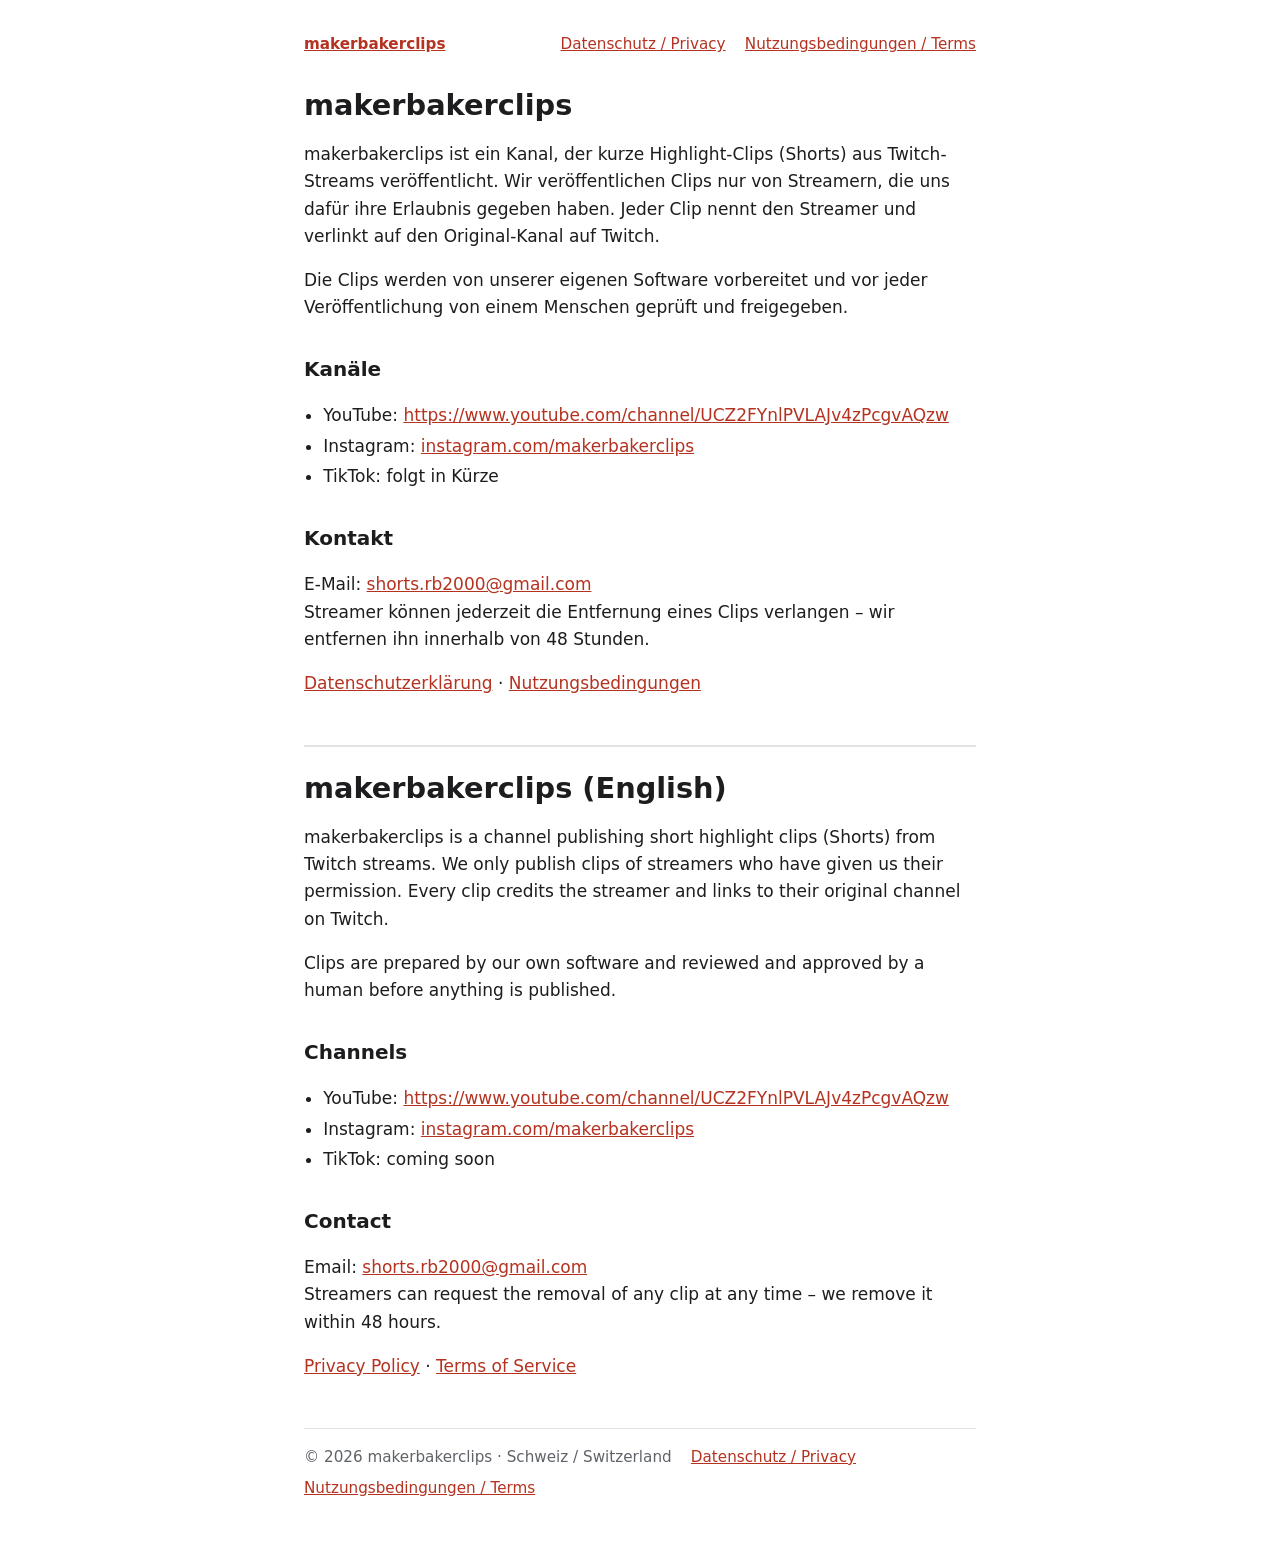
<file: index.html>
<!doctype html>
<html lang="de">
<head>
  <meta charset="utf-8">
  <meta name="viewport" content="width=device-width, initial-scale=1">
  <title>makerbakerclips</title>
  <meta name="description" content="makerbakerclips veröffentlicht kurze Highlight-Clips von Twitch-Streamern – nur mit deren Erlaubnis, mit Credit und Link zum Original-Stream.">
  <link rel="stylesheet" href="style.css">
  <!-- Values in double braces come from site/site.vars (filled in by scripts/publish-site.ps1). -->
</head>
<body>
<main>
  <header>
    <nav>
      <a href="index.html">makerbakerclips</a>
      <a href="privacy.html">Datenschutz / Privacy</a>
      <a href="terms.html">Nutzungsbedingungen / Terms</a>
    </nav>
  </header>

  <section lang="de">
    <h1>makerbakerclips</h1>
    <p>makerbakerclips ist ein Kanal, der kurze Highlight-Clips (Shorts) aus Twitch-Streams veröffentlicht.
      Wir veröffentlichen Clips nur von Streamern, die uns dafür ihre Erlaubnis gegeben haben. Jeder Clip
      nennt den Streamer und verlinkt auf den Original-Kanal auf Twitch.</p>
    <p>Die Clips werden von unserer eigenen Software vorbereitet und vor jeder Veröffentlichung von einem
      Menschen geprüft und freigegeben.</p>

    <h2>Kanäle</h2>
    <ul>
      <li>YouTube: <a href="https://www.youtube.com/channel/UCZ2FYnlPVLAJv4zPcgvAQzw">https://www.youtube.com/channel/UCZ2FYnlPVLAJv4zPcgvAQzw</a></li>
      <li>Instagram: <a href="https://www.instagram.com/makerbakerclips/">instagram.com/makerbakerclips</a></li>
      <li>TikTok: folgt in Kürze</li>
    </ul>

    <h2>Kontakt</h2>
    <p>E-Mail: <a href="mailto:shorts.rb2000@gmail.com">shorts.rb2000@gmail.com</a><br>
      Streamer können jederzeit die Entfernung eines Clips verlangen – wir entfernen ihn innerhalb von 48 Stunden.</p>

    <p><a href="privacy.html">Datenschutzerklärung</a> · <a href="terms.html">Nutzungsbedingungen</a></p>
  </section>

  <section lang="en" class="lang">
    <h1>makerbakerclips (English)</h1>
    <p>makerbakerclips is a channel publishing short highlight clips (Shorts) from Twitch streams. We only
      publish clips of streamers who have given us their permission. Every clip credits the streamer and
      links to their original channel on Twitch.</p>
    <p>Clips are prepared by our own software and reviewed and approved by a human before anything is published.</p>

    <h2>Channels</h2>
    <ul>
      <li>YouTube: <a href="https://www.youtube.com/channel/UCZ2FYnlPVLAJv4zPcgvAQzw">https://www.youtube.com/channel/UCZ2FYnlPVLAJv4zPcgvAQzw</a></li>
      <li>Instagram: <a href="https://www.instagram.com/makerbakerclips/">instagram.com/makerbakerclips</a></li>
      <li>TikTok: coming soon</li>
    </ul>

    <h2>Contact</h2>
    <p>Email: <a href="mailto:shorts.rb2000@gmail.com">shorts.rb2000@gmail.com</a><br>
      Streamers can request the removal of any clip at any time – we remove it within 48 hours.</p>

    <p><a href="privacy.html">Privacy Policy</a> · <a href="terms.html">Terms of Service</a></p>
  </section>

  <footer>
    <span>© 2026 makerbakerclips · Schweiz / Switzerland</span>
    <a href="privacy.html">Datenschutz / Privacy</a>
    <a href="terms.html">Nutzungsbedingungen / Terms</a>
  </footer>
</main>
</body>
</html>
</file>
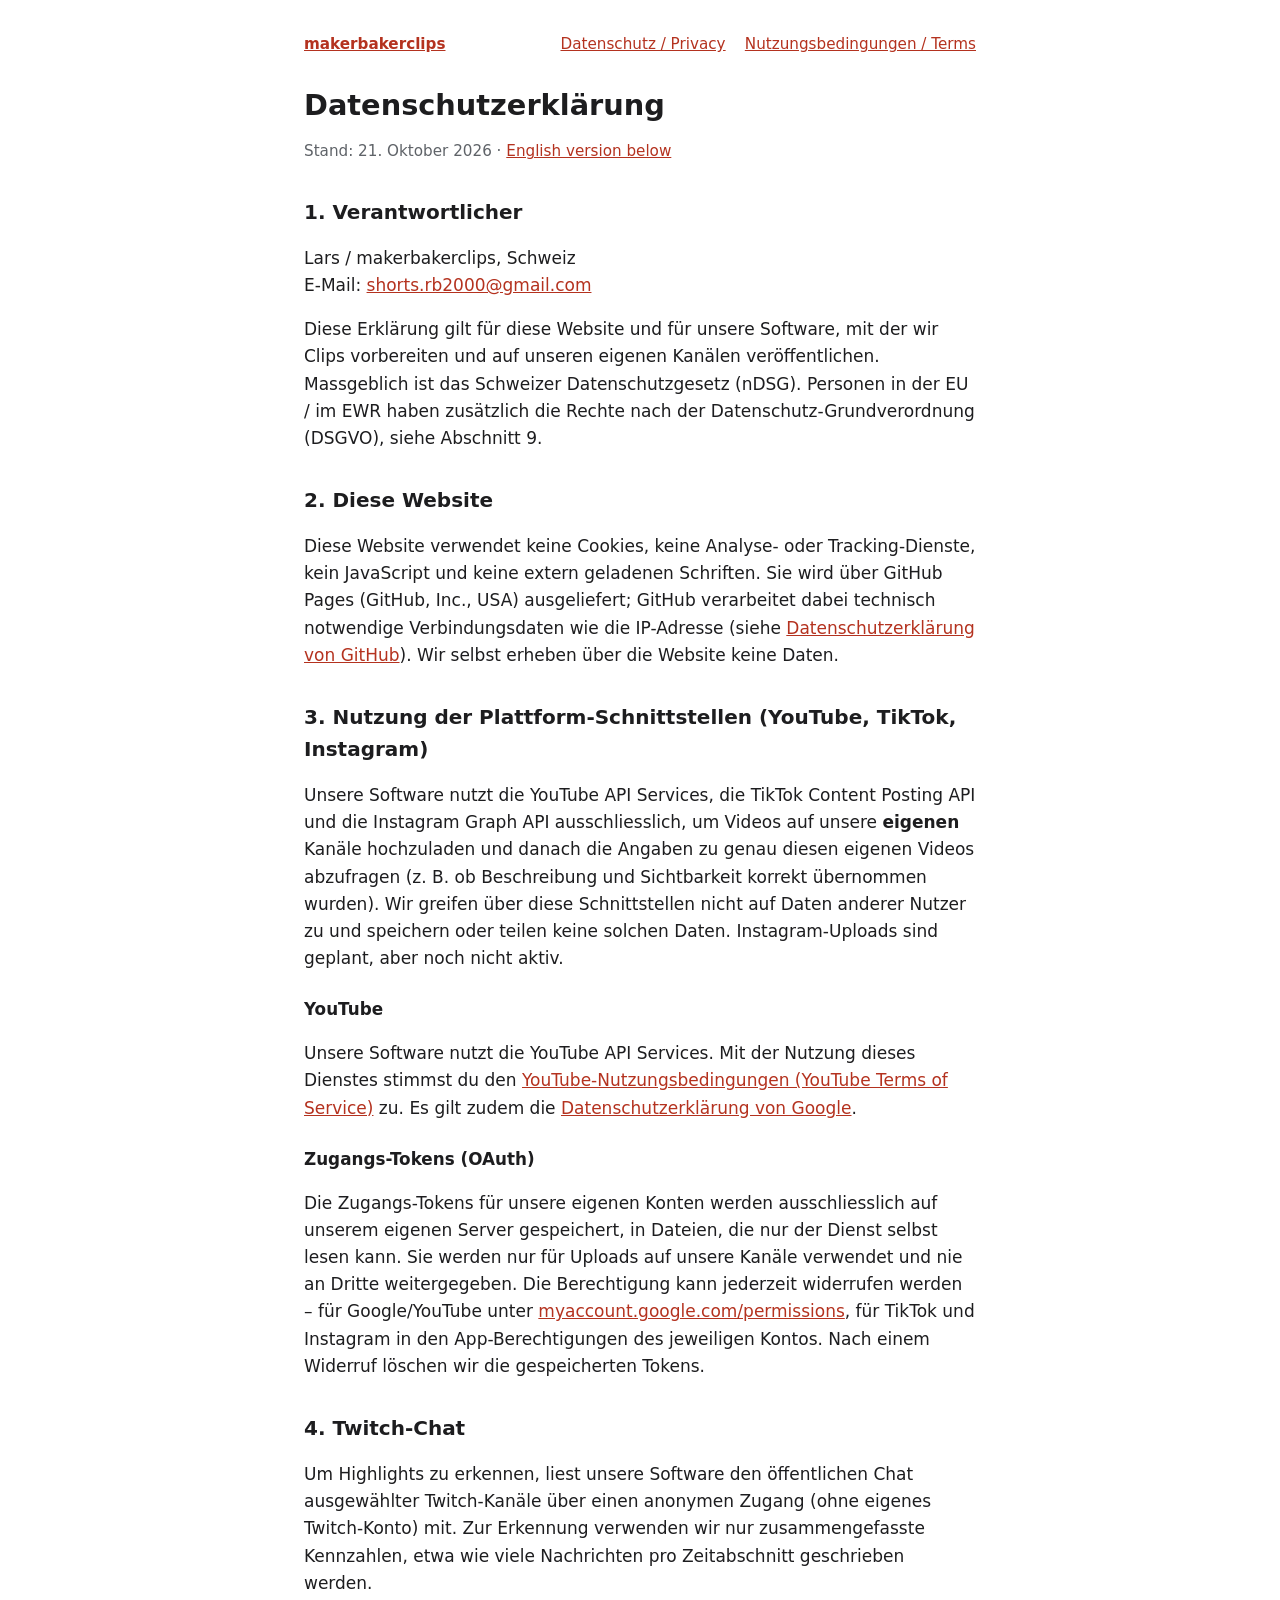
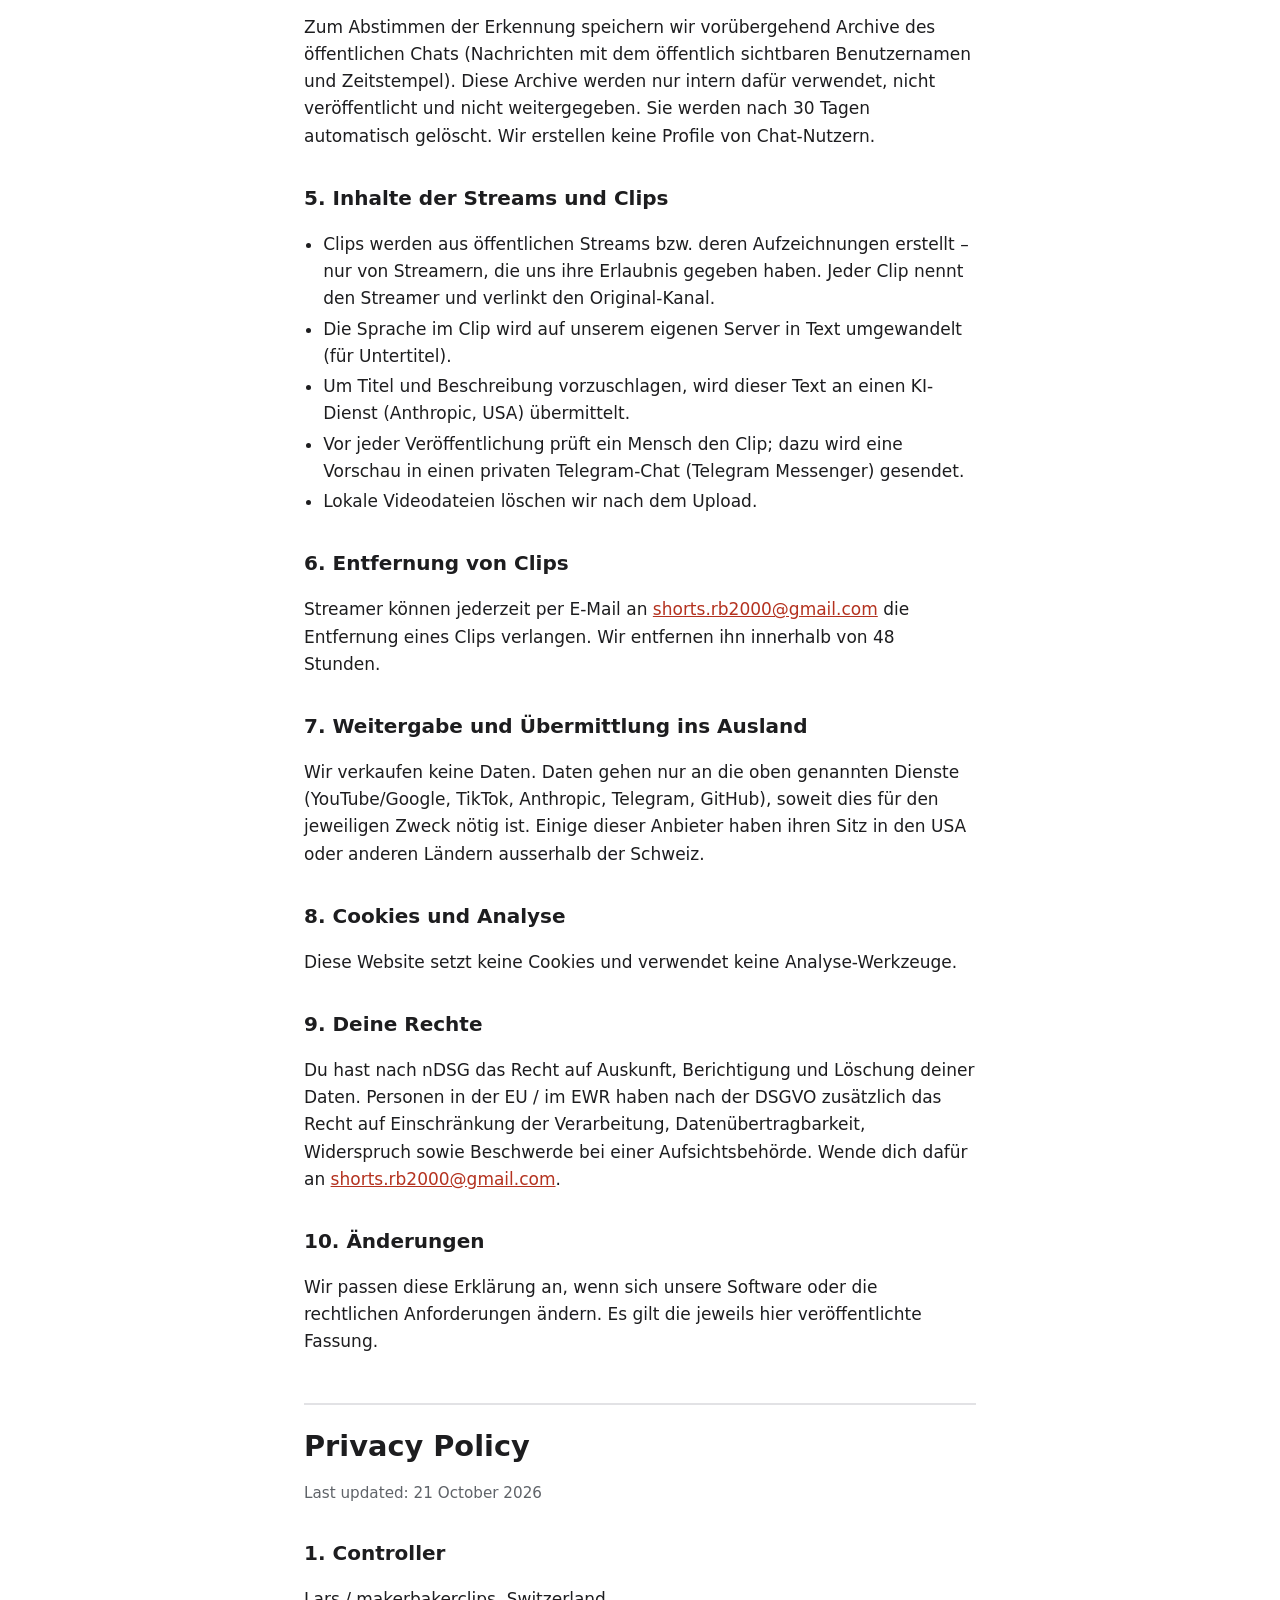
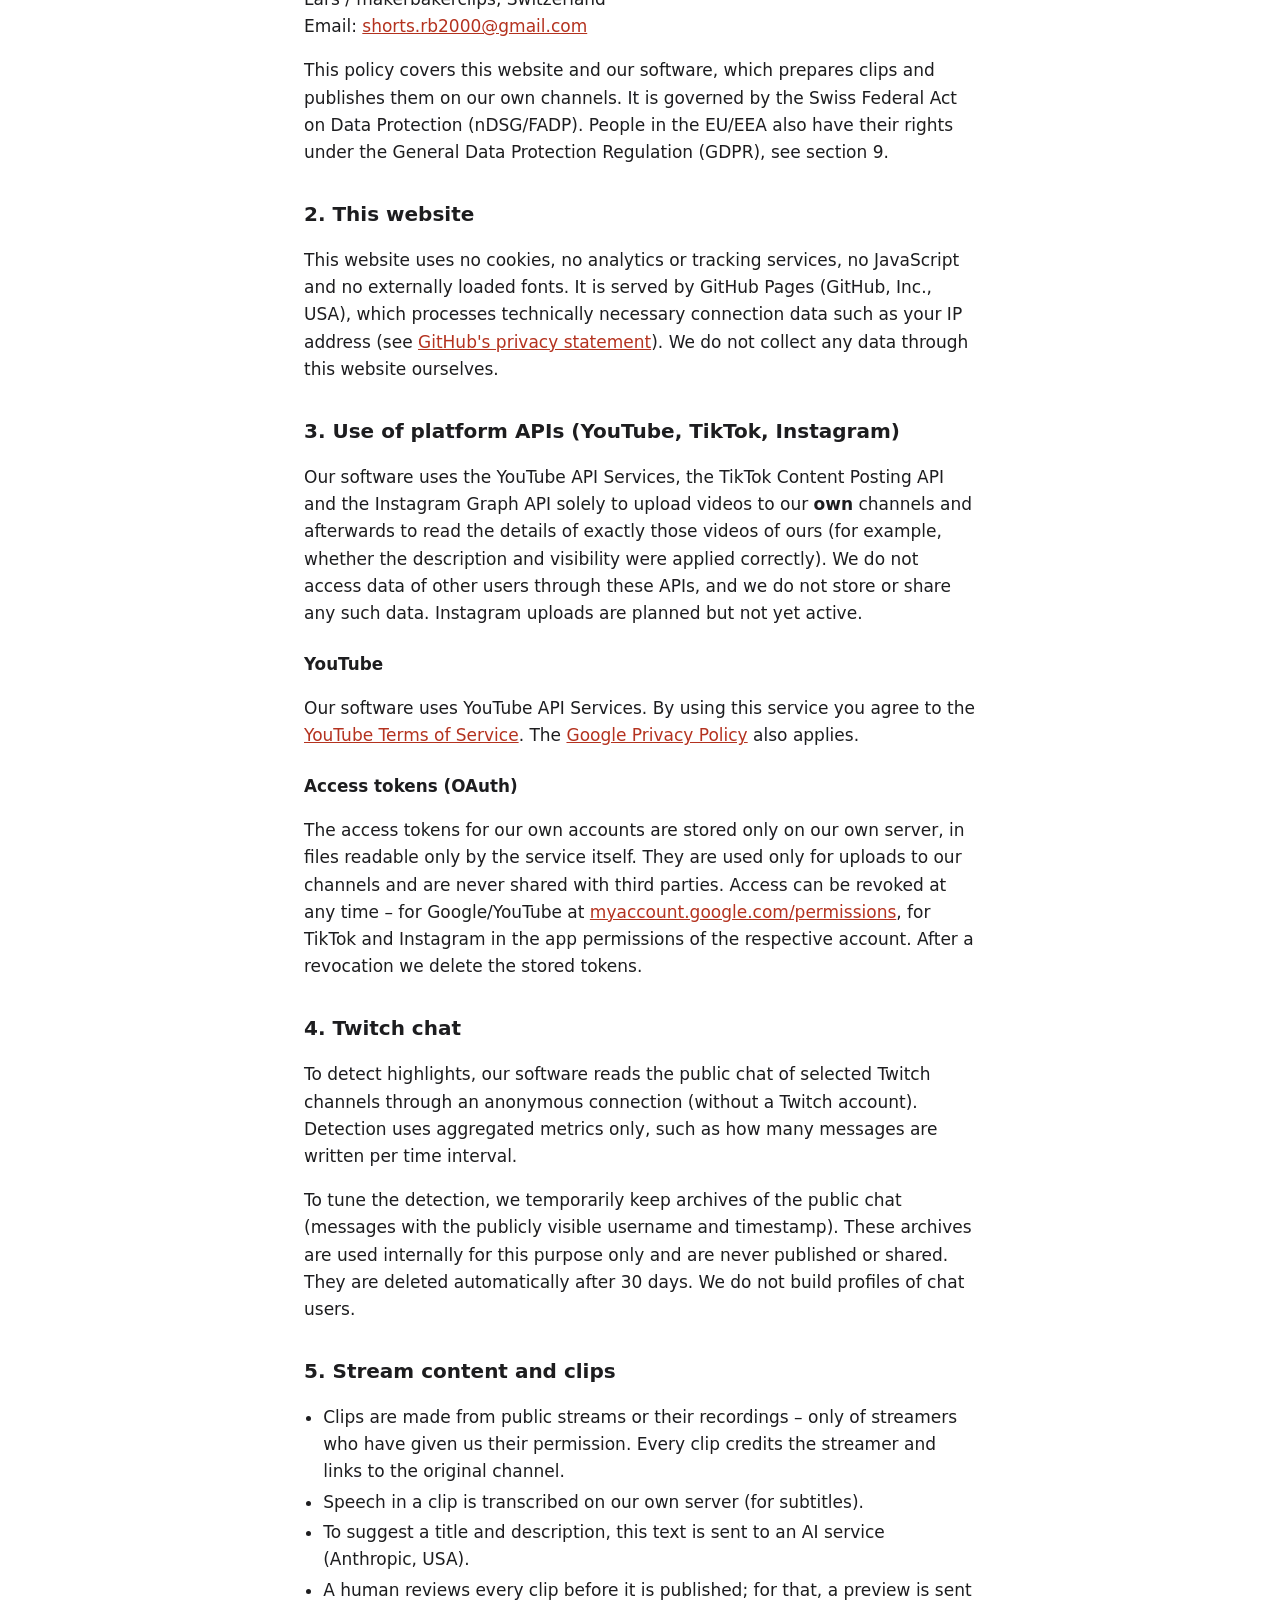
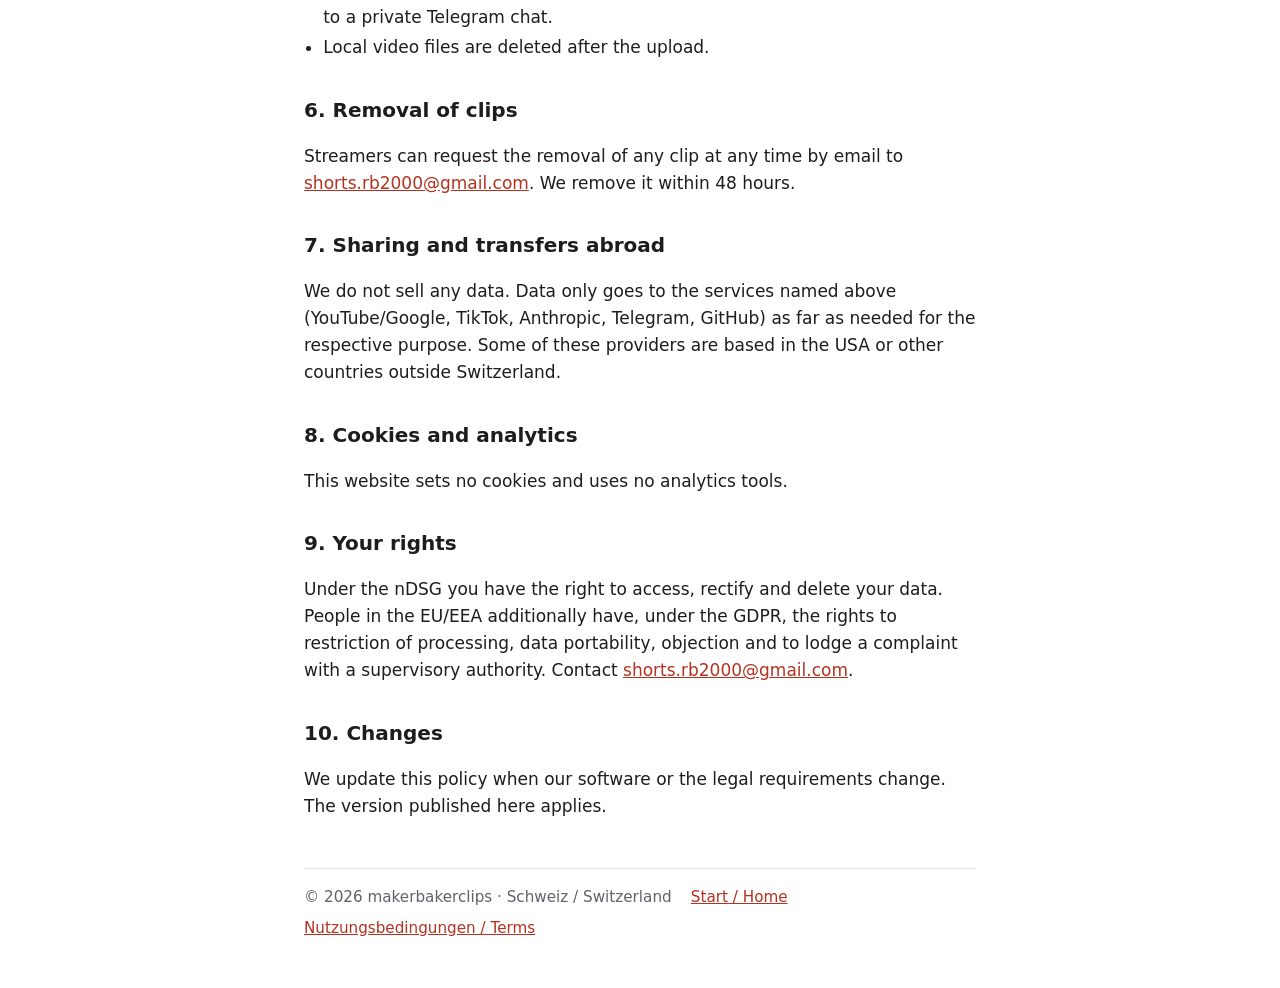
<file: privacy.html>
<!doctype html>
<html lang="de">
<head>
  <meta charset="utf-8">
  <meta name="viewport" content="width=device-width, initial-scale=1">
  <title>Datenschutz – makerbakerclips</title>
  <meta name="description" content="Datenschutzerklärung / Privacy Policy von makerbakerclips.">
  <link rel="stylesheet" href="style.css">
</head>
<body>
<main>
  <header>
    <nav>
      <a href="index.html">makerbakerclips</a>
      <a href="privacy.html">Datenschutz / Privacy</a>
      <a href="terms.html">Nutzungsbedingungen / Terms</a>
    </nav>
  </header>

  <section lang="de">
    <h1>Datenschutzerklärung</h1>
    <p class="meta">Stand: 21. Oktober 2026 · <a href="#en">English version below</a></p>

    <h2>1. Verantwortlicher</h2>
    <p>Lars / makerbakerclips, Schweiz<br>
      E-Mail: <a href="mailto:shorts.rb2000@gmail.com">shorts.rb2000@gmail.com</a></p>
    <p>Diese Erklärung gilt für diese Website und für unsere Software, mit der wir Clips vorbereiten und auf
      unseren eigenen Kanälen veröffentlichen. Massgeblich ist das Schweizer Datenschutzgesetz (nDSG). Personen
      in der EU / im EWR haben zusätzlich die Rechte nach der Datenschutz-Grundverordnung (DSGVO), siehe Abschnitt 9.</p>

    <h2>2. Diese Website</h2>
    <p>Diese Website verwendet keine Cookies, keine Analyse- oder Tracking-Dienste, kein JavaScript und keine
      extern geladenen Schriften. Sie wird über GitHub Pages (GitHub, Inc., USA) ausgeliefert; GitHub verarbeitet
      dabei technisch notwendige Verbindungsdaten wie die IP-Adresse (siehe
      <a href="https://docs.github.com/de/site-policy/privacy-policies/github-general-privacy-statement">Datenschutzerklärung von GitHub</a>).
      Wir selbst erheben über die Website keine Daten.</p>

    <h2>3. Nutzung der Plattform-Schnittstellen (YouTube, TikTok, Instagram)</h2>
    <p>Unsere Software nutzt die YouTube API Services, die TikTok Content Posting API und die Instagram Graph API
      ausschliesslich, um Videos auf unsere <strong>eigenen</strong> Kanäle hochzuladen und danach die Angaben
      zu genau diesen eigenen Videos abzufragen (z. B. ob Beschreibung und Sichtbarkeit korrekt übernommen wurden).
      Wir greifen über diese Schnittstellen nicht auf Daten anderer Nutzer zu und speichern oder teilen keine
      solchen Daten. Instagram-Uploads sind geplant, aber noch nicht aktiv.</p>

    <h3>YouTube</h3>
    <p>Unsere Software nutzt die YouTube API Services. Mit der Nutzung dieses Dienstes stimmst du den
      <a href="https://www.youtube.com/t/terms">YouTube-Nutzungsbedingungen (YouTube Terms of Service)</a> zu.
      Es gilt zudem die <a href="https://policies.google.com/privacy">Datenschutzerklärung von Google</a>.</p>

    <h3>Zugangs-Tokens (OAuth)</h3>
    <p>Die Zugangs-Tokens für unsere eigenen Konten werden ausschliesslich auf unserem eigenen Server gespeichert,
      in Dateien, die nur der Dienst selbst lesen kann. Sie werden nur für Uploads auf unsere Kanäle verwendet
      und nie an Dritte weitergegeben. Die Berechtigung kann jederzeit widerrufen werden – für Google/YouTube unter
      <a href="https://myaccount.google.com/permissions">myaccount.google.com/permissions</a>, für TikTok und
      Instagram in den App-Berechtigungen des jeweiligen Kontos. Nach einem Widerruf löschen wir die
      gespeicherten Tokens.</p>

    <h2>4. Twitch-Chat</h2>
    <p>Um Highlights zu erkennen, liest unsere Software den öffentlichen Chat ausgewählter Twitch-Kanäle über
      einen anonymen Zugang (ohne eigenes Twitch-Konto) mit. Zur Erkennung verwenden wir nur zusammengefasste
      Kennzahlen, etwa wie viele Nachrichten pro Zeitabschnitt geschrieben werden.</p>
    <p>Zum Abstimmen der Erkennung speichern wir vorübergehend Archive des öffentlichen Chats (Nachrichten mit dem
      öffentlich sichtbaren Benutzernamen und Zeitstempel). Diese Archive werden nur intern dafür verwendet, nicht
      veröffentlicht und nicht weitergegeben. Sie werden nach 30 Tagen automatisch gelöscht. Wir erstellen keine
      Profile von Chat-Nutzern.</p>

    <h2>5. Inhalte der Streams und Clips</h2>
    <ul>
      <li>Clips werden aus öffentlichen Streams bzw. deren Aufzeichnungen erstellt – nur von Streamern, die uns
        ihre Erlaubnis gegeben haben. Jeder Clip nennt den Streamer und verlinkt den Original-Kanal.</li>
      <li>Die Sprache im Clip wird auf unserem eigenen Server in Text umgewandelt (für Untertitel).</li>
      <li>Um Titel und Beschreibung vorzuschlagen, wird dieser Text an einen KI-Dienst (Anthropic, USA) übermittelt.</li>
      <li>Vor jeder Veröffentlichung prüft ein Mensch den Clip; dazu wird eine Vorschau in einen privaten
        Telegram-Chat (Telegram Messenger) gesendet.</li>
      <li>Lokale Videodateien löschen wir nach dem Upload.</li>
    </ul>

    <h2>6. Entfernung von Clips</h2>
    <p>Streamer können jederzeit per E-Mail an <a href="mailto:shorts.rb2000@gmail.com">shorts.rb2000@gmail.com</a>
      die Entfernung eines Clips verlangen. Wir entfernen ihn innerhalb von 48 Stunden.</p>

    <h2>7. Weitergabe und Übermittlung ins Ausland</h2>
    <p>Wir verkaufen keine Daten. Daten gehen nur an die oben genannten Dienste (YouTube/Google, TikTok,
      Anthropic, Telegram, GitHub), soweit dies für den jeweiligen Zweck nötig
      ist. Einige dieser Anbieter haben ihren Sitz in den USA oder anderen Ländern ausserhalb der Schweiz.</p>

    <h2>8. Cookies und Analyse</h2>
    <p>Diese Website setzt keine Cookies und verwendet keine Analyse-Werkzeuge.</p>

    <h2>9. Deine Rechte</h2>
    <p>Du hast nach nDSG das Recht auf Auskunft, Berichtigung und Löschung deiner Daten. Personen in der EU / im
      EWR haben nach der DSGVO zusätzlich das Recht auf Einschränkung der Verarbeitung, Datenübertragbarkeit,
      Widerspruch sowie Beschwerde bei einer Aufsichtsbehörde. Wende dich dafür an
      <a href="mailto:shorts.rb2000@gmail.com">shorts.rb2000@gmail.com</a>.</p>

    <h2>10. Änderungen</h2>
    <p>Wir passen diese Erklärung an, wenn sich unsere Software oder die rechtlichen Anforderungen ändern. Es gilt
      die jeweils hier veröffentlichte Fassung.</p>
  </section>

  <section lang="en" class="lang" id="en">
    <h1>Privacy Policy</h1>
    <p class="meta">Last updated: 21 October 2026</p>

    <h2>1. Controller</h2>
    <p>Lars / makerbakerclips, Switzerland<br>
      Email: <a href="mailto:shorts.rb2000@gmail.com">shorts.rb2000@gmail.com</a></p>
    <p>This policy covers this website and our software, which prepares clips and publishes them on our own
      channels. It is governed by the Swiss Federal Act on Data Protection (nDSG/FADP). People in the EU/EEA also
      have their rights under the General Data Protection Regulation (GDPR), see section 9.</p>

    <h2>2. This website</h2>
    <p>This website uses no cookies, no analytics or tracking services, no JavaScript and no externally loaded
      fonts. It is served by GitHub Pages (GitHub, Inc., USA), which processes technically necessary connection
      data such as your IP address (see
      <a href="https://docs.github.com/en/site-policy/privacy-policies/github-general-privacy-statement">GitHub's privacy statement</a>).
      We do not collect any data through this website ourselves.</p>

    <h2>3. Use of platform APIs (YouTube, TikTok, Instagram)</h2>
    <p>Our software uses the YouTube API Services, the TikTok Content Posting API and the Instagram Graph API
      solely to upload videos to our <strong>own</strong> channels and afterwards to read the details of exactly
      those videos of ours (for example, whether the description and visibility were applied correctly). We do
      not access data of other users through these APIs, and we do not store or share any such data. Instagram uploads are planned but not yet active.</p>

    <h3>YouTube</h3>
    <p>Our software uses YouTube API Services. By using this service you agree to the
      <a href="https://www.youtube.com/t/terms">YouTube Terms of Service</a>. The
      <a href="https://policies.google.com/privacy">Google Privacy Policy</a> also applies.</p>

    <h3>Access tokens (OAuth)</h3>
    <p>The access tokens for our own accounts are stored only on our own server, in files readable only by the
      service itself. They are used only for uploads to our channels and are never shared with third parties.
      Access can be revoked at any time – for Google/YouTube at
      <a href="https://myaccount.google.com/permissions">myaccount.google.com/permissions</a>, for TikTok and
      Instagram in the app permissions of the respective account. After a revocation we delete the stored tokens.</p>

    <h2>4. Twitch chat</h2>
    <p>To detect highlights, our software reads the public chat of selected Twitch channels through an anonymous
      connection (without a Twitch account). Detection uses aggregated metrics only, such as how many messages are
      written per time interval.</p>
    <p>To tune the detection, we temporarily keep archives of the public chat (messages with the publicly visible
      username and timestamp). These archives are used internally for this purpose only and are never published or
      shared. They are deleted automatically after 30 days. We do not build profiles of chat users.</p>

    <h2>5. Stream content and clips</h2>
    <ul>
      <li>Clips are made from public streams or their recordings – only of streamers who have given us their
        permission. Every clip credits the streamer and links to the original channel.</li>
      <li>Speech in a clip is transcribed on our own server (for subtitles).</li>
      <li>To suggest a title and description, this text is sent to an AI service (Anthropic, USA).</li>
      <li>A human reviews every clip before it is published; for that, a preview is sent to a private Telegram chat.</li>
      <li>Local video files are deleted after the upload.</li>
    </ul>

    <h2>6. Removal of clips</h2>
    <p>Streamers can request the removal of any clip at any time by email to
      <a href="mailto:shorts.rb2000@gmail.com">shorts.rb2000@gmail.com</a>. We remove it within 48 hours.</p>

    <h2>7. Sharing and transfers abroad</h2>
    <p>We do not sell any data. Data only goes to the services named above (YouTube/Google, TikTok,
      Anthropic, Telegram, GitHub) as far as needed for the respective purpose.
      Some of these providers are based in the USA or other countries outside Switzerland.</p>

    <h2>8. Cookies and analytics</h2>
    <p>This website sets no cookies and uses no analytics tools.</p>

    <h2>9. Your rights</h2>
    <p>Under the nDSG you have the right to access, rectify and delete your data. People in the EU/EEA
      additionally have, under the GDPR, the rights to restriction of processing, data portability, objection and
      to lodge a complaint with a supervisory authority. Contact
      <a href="mailto:shorts.rb2000@gmail.com">shorts.rb2000@gmail.com</a>.</p>

    <h2>10. Changes</h2>
    <p>We update this policy when our software or the legal requirements change. The version published here applies.</p>
  </section>

  <footer>
    <span>© 2026 makerbakerclips · Schweiz / Switzerland</span>
    <a href="index.html">Start / Home</a>
    <a href="terms.html">Nutzungsbedingungen / Terms</a>
  </footer>
</main>
</body>
</html>
</file>
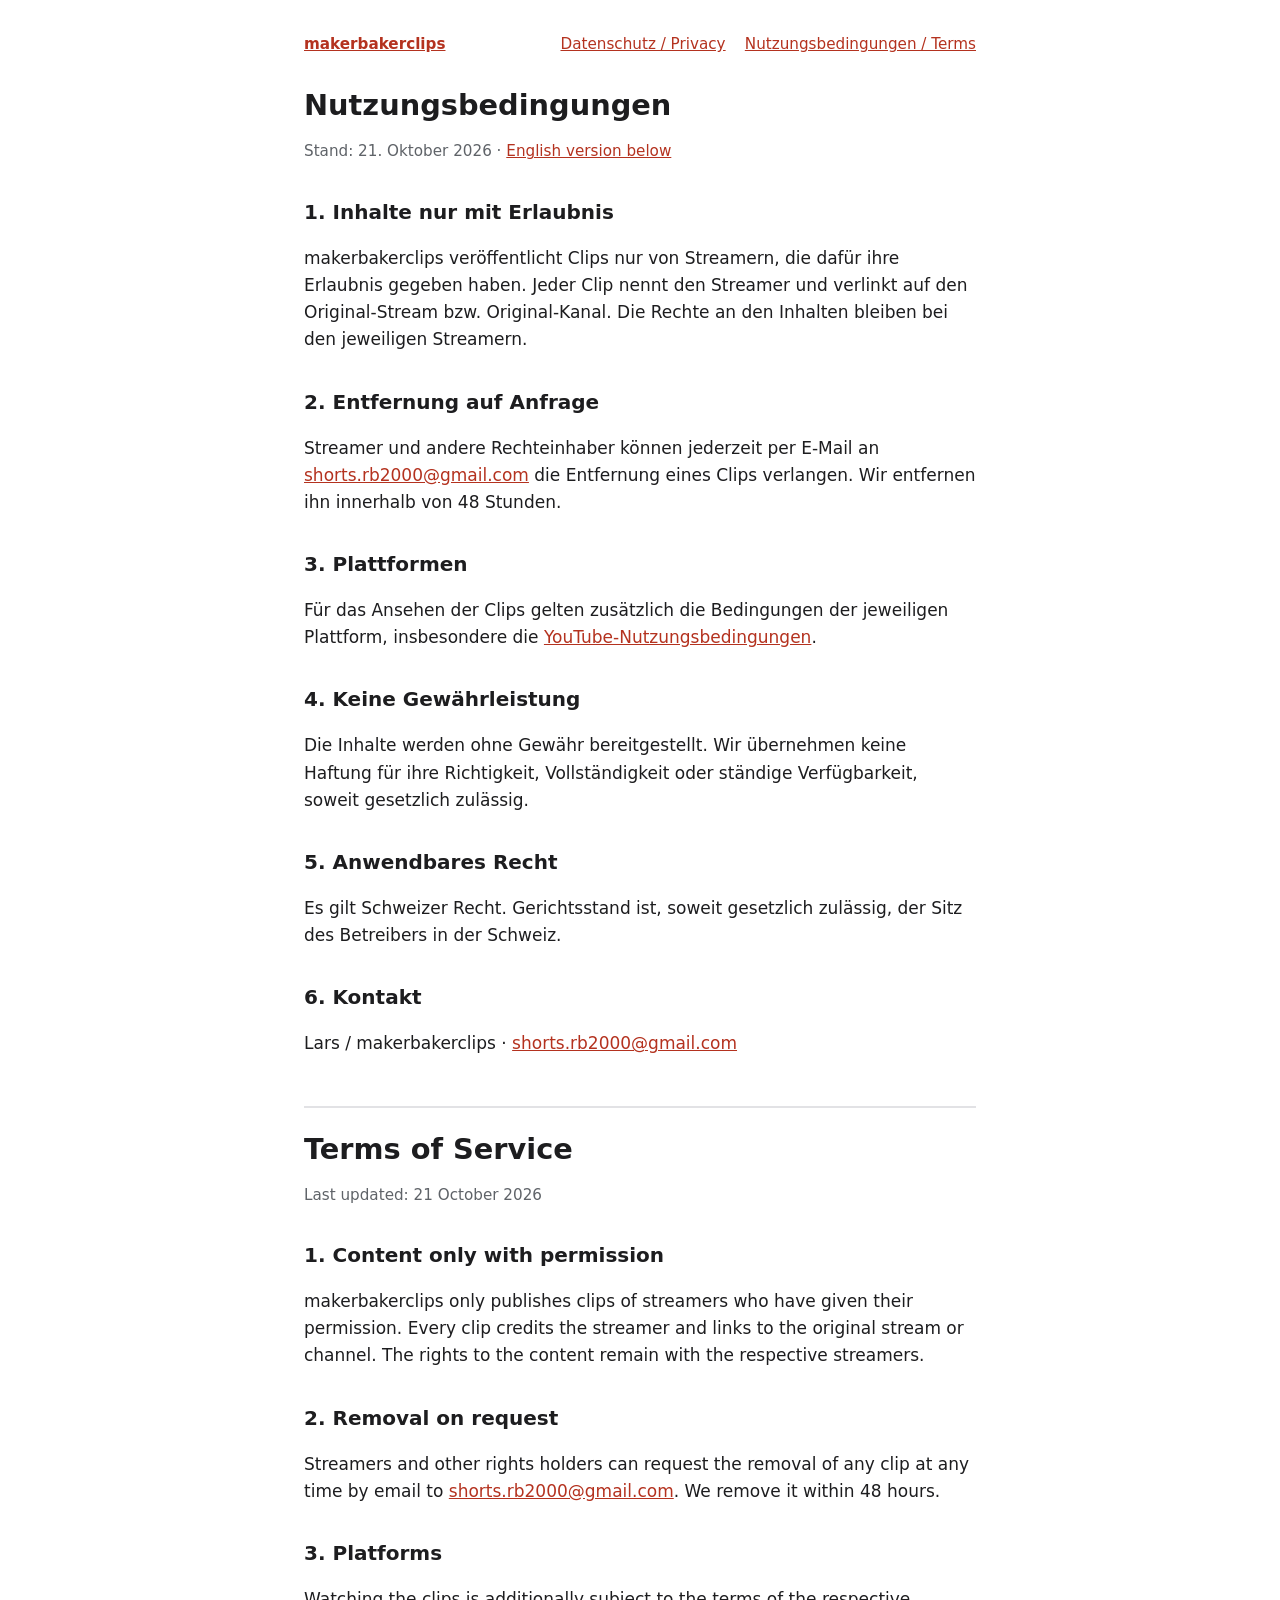
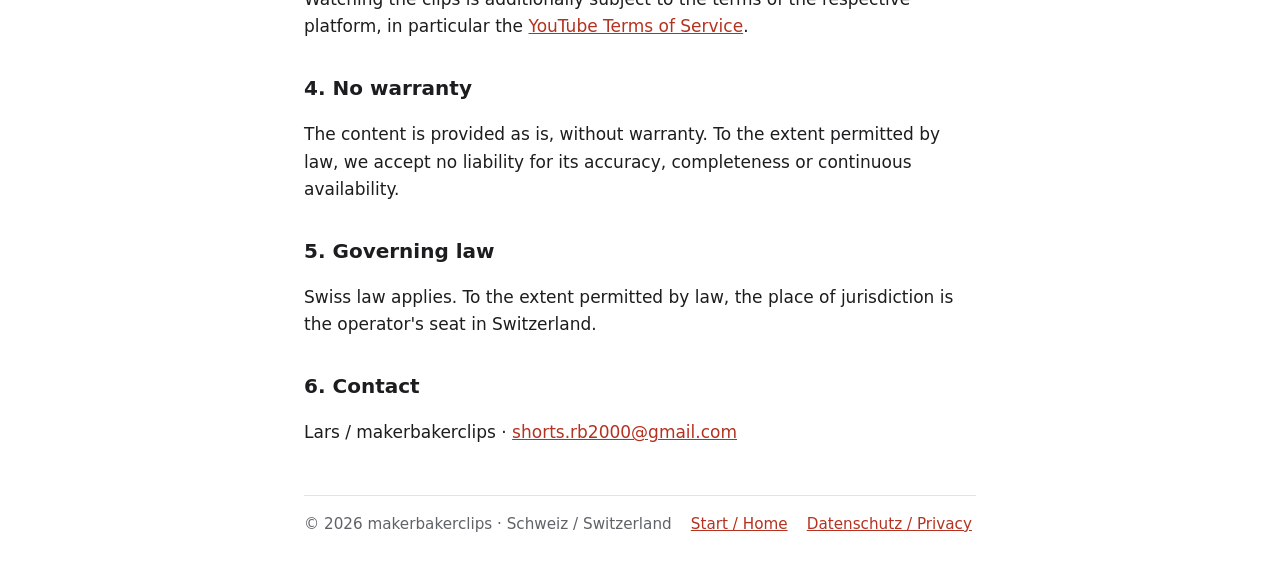
<file: terms.html>
<!doctype html>
<html lang="de">
<head>
  <meta charset="utf-8">
  <meta name="viewport" content="width=device-width, initial-scale=1">
  <title>Nutzungsbedingungen – makerbakerclips</title>
  <meta name="description" content="Nutzungsbedingungen / Terms of Service von makerbakerclips.">
  <link rel="stylesheet" href="style.css">
</head>
<body>
<main>
  <header>
    <nav>
      <a href="index.html">makerbakerclips</a>
      <a href="privacy.html">Datenschutz / Privacy</a>
      <a href="terms.html">Nutzungsbedingungen / Terms</a>
    </nav>
  </header>

  <section lang="de">
    <h1>Nutzungsbedingungen</h1>
    <p class="meta">Stand: 21. Oktober 2026 · <a href="#en">English version below</a></p>

    <h2>1. Inhalte nur mit Erlaubnis</h2>
    <p>makerbakerclips veröffentlicht Clips nur von Streamern, die dafür ihre Erlaubnis gegeben haben. Jeder Clip
      nennt den Streamer und verlinkt auf den Original-Stream bzw. Original-Kanal. Die Rechte an den Inhalten
      bleiben bei den jeweiligen Streamern.</p>

    <h2>2. Entfernung auf Anfrage</h2>
    <p>Streamer und andere Rechteinhaber können jederzeit per E-Mail an
      <a href="mailto:shorts.rb2000@gmail.com">shorts.rb2000@gmail.com</a> die Entfernung eines Clips verlangen.
      Wir entfernen ihn innerhalb von 48 Stunden.</p>

    <h2>3. Plattformen</h2>
    <p>Für das Ansehen der Clips gelten zusätzlich die Bedingungen der jeweiligen Plattform, insbesondere die
      <a href="https://www.youtube.com/t/terms">YouTube-Nutzungsbedingungen</a>.</p>

    <h2>4. Keine Gewährleistung</h2>
    <p>Die Inhalte werden ohne Gewähr bereitgestellt. Wir übernehmen keine Haftung für ihre Richtigkeit,
      Vollständigkeit oder ständige Verfügbarkeit, soweit gesetzlich zulässig.</p>

    <h2>5. Anwendbares Recht</h2>
    <p>Es gilt Schweizer Recht. Gerichtsstand ist, soweit gesetzlich zulässig, der Sitz des Betreibers in der Schweiz.</p>

    <h2>6. Kontakt</h2>
    <p>Lars / makerbakerclips · <a href="mailto:shorts.rb2000@gmail.com">shorts.rb2000@gmail.com</a></p>
  </section>

  <section lang="en" class="lang" id="en">
    <h1>Terms of Service</h1>
    <p class="meta">Last updated: 21 October 2026</p>

    <h2>1. Content only with permission</h2>
    <p>makerbakerclips only publishes clips of streamers who have given their permission. Every clip credits the
      streamer and links to the original stream or channel. The rights to the content remain with the respective
      streamers.</p>

    <h2>2. Removal on request</h2>
    <p>Streamers and other rights holders can request the removal of any clip at any time by email to
      <a href="mailto:shorts.rb2000@gmail.com">shorts.rb2000@gmail.com</a>. We remove it within 48 hours.</p>

    <h2>3. Platforms</h2>
    <p>Watching the clips is additionally subject to the terms of the respective platform, in particular the
      <a href="https://www.youtube.com/t/terms">YouTube Terms of Service</a>.</p>

    <h2>4. No warranty</h2>
    <p>The content is provided as is, without warranty. To the extent permitted by law, we accept no liability for
      its accuracy, completeness or continuous availability.</p>

    <h2>5. Governing law</h2>
    <p>Swiss law applies. To the extent permitted by law, the place of jurisdiction is the operator's seat in Switzerland.</p>

    <h2>6. Contact</h2>
    <p>Lars / makerbakerclips · <a href="mailto:shorts.rb2000@gmail.com">shorts.rb2000@gmail.com</a></p>
  </section>

  <footer>
    <span>© 2026 makerbakerclips · Schweiz / Switzerland</span>
    <a href="index.html">Start / Home</a>
    <a href="privacy.html">Datenschutz / Privacy</a>
  </footer>
</main>
</body>
</html>
</file>
<file: style.css>
:root {
  --text: #1d1d1f;
  --muted: #5f6368;
  --bg: #ffffff;
  --line: #e2e2e5;
  --accent: #b4321f;
}

@media (prefers-color-scheme: dark) {
  :root {
    --text: #ececef;
    --muted: #a1a1aa;
    --bg: #141416;
    --line: #2c2c31;
    --accent: #ff7a5c;
  }
}

* { box-sizing: border-box; }

body {
  margin: 0;
  background: var(--bg);
  color: var(--text);
  font: 17px/1.6 system-ui, -apple-system, "Segoe UI", Roboto, "Helvetica Neue", Arial, sans-serif;
}

main {
  max-width: 44rem;
  margin: 0 auto;
  padding: 2rem 1rem 3rem;
}

header nav, footer {
  display: flex;
  flex-wrap: wrap;
  gap: 0.4rem 1.2rem;
  font-size: 0.95rem;
}

header nav { margin-bottom: 2rem; }
header nav a:first-child { font-weight: 700; margin-right: auto; }

footer {
  margin-top: 3rem;
  padding-top: 1rem;
  border-top: 1px solid var(--line);
  color: var(--muted);
}

h1 { font-size: 1.8rem; line-height: 1.25; margin: 0 0 0.5rem; }
h2 { font-size: 1.25rem; margin: 2rem 0 0.5rem; }
h3 { font-size: 1.05rem; margin: 1.5rem 0 0.3rem; }

a { color: var(--accent); }
a:hover { text-decoration: none; }

.lang {
  margin-top: 3rem;
  padding-top: 1.5rem;
  border-top: 2px solid var(--line);
}

.meta { color: var(--muted); font-size: 0.95rem; }

ul { padding-left: 1.2rem; }
li { margin: 0.2rem 0; }
</file>
